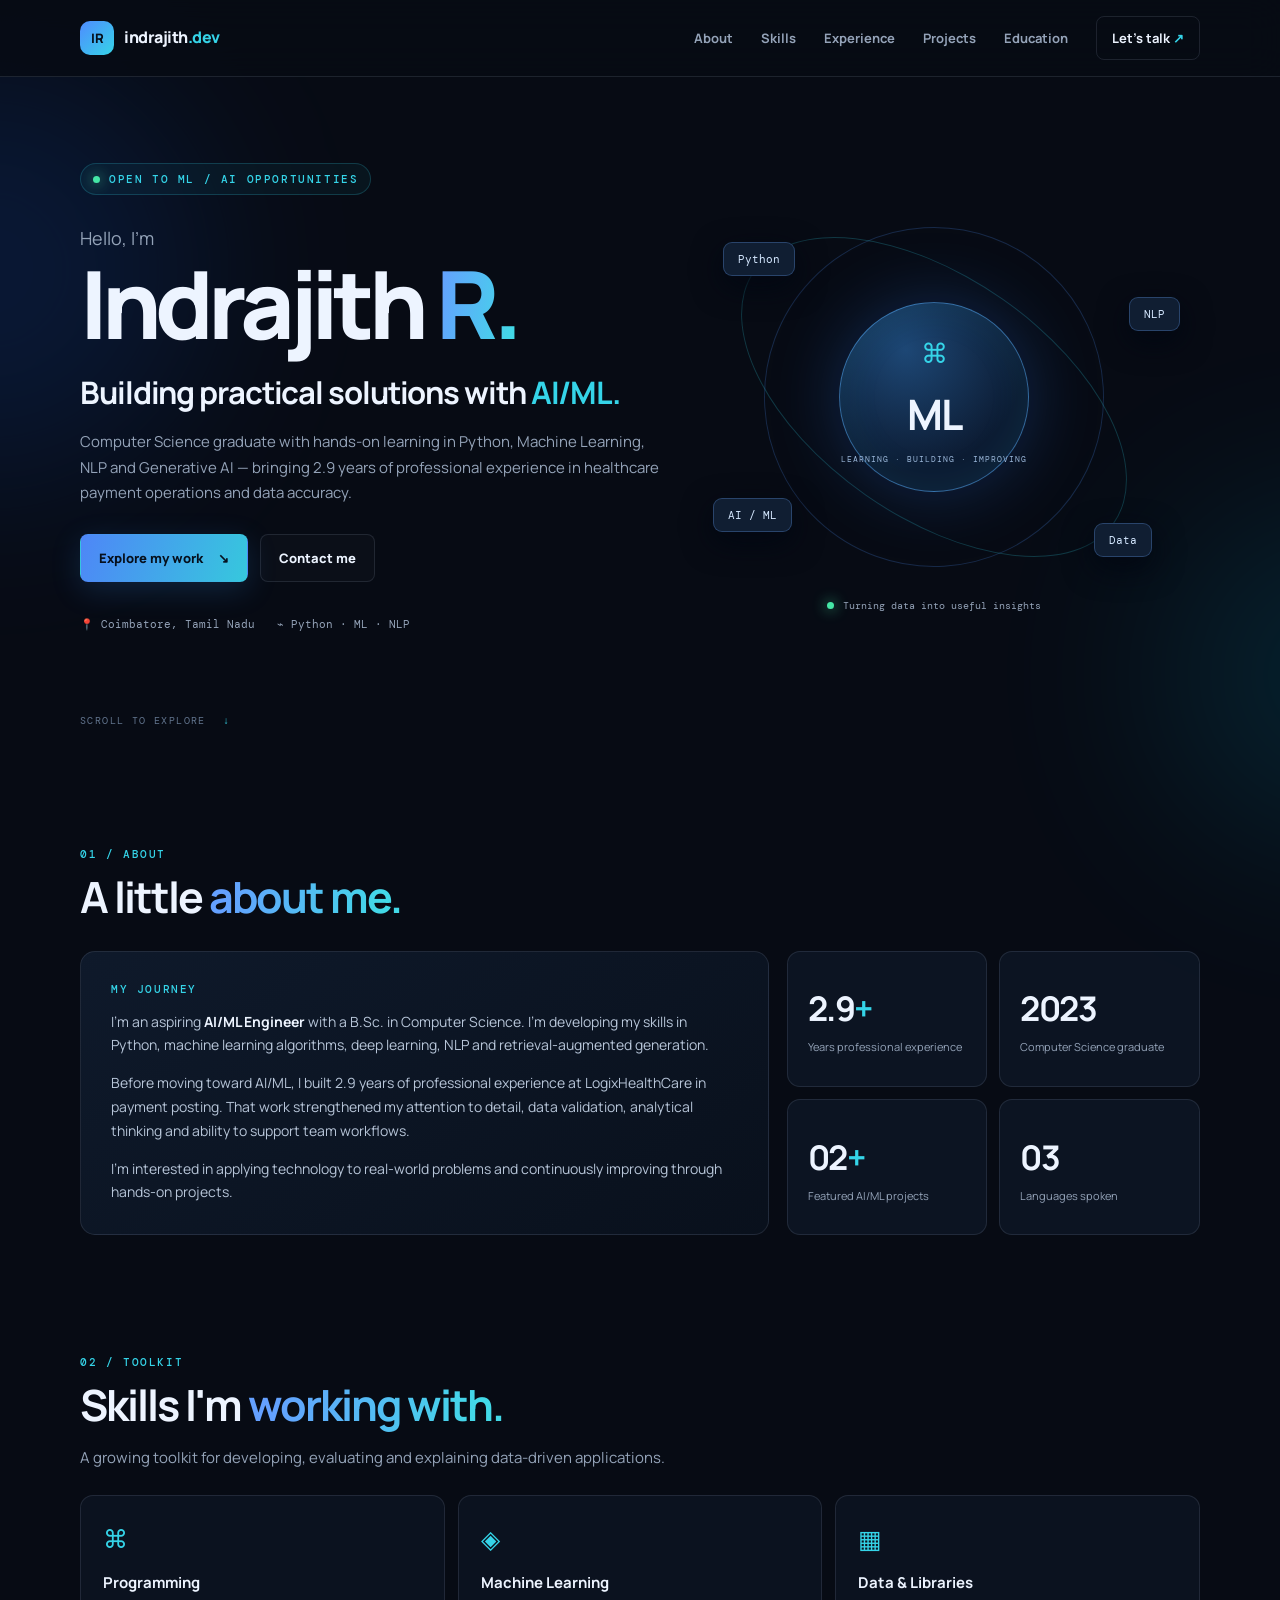
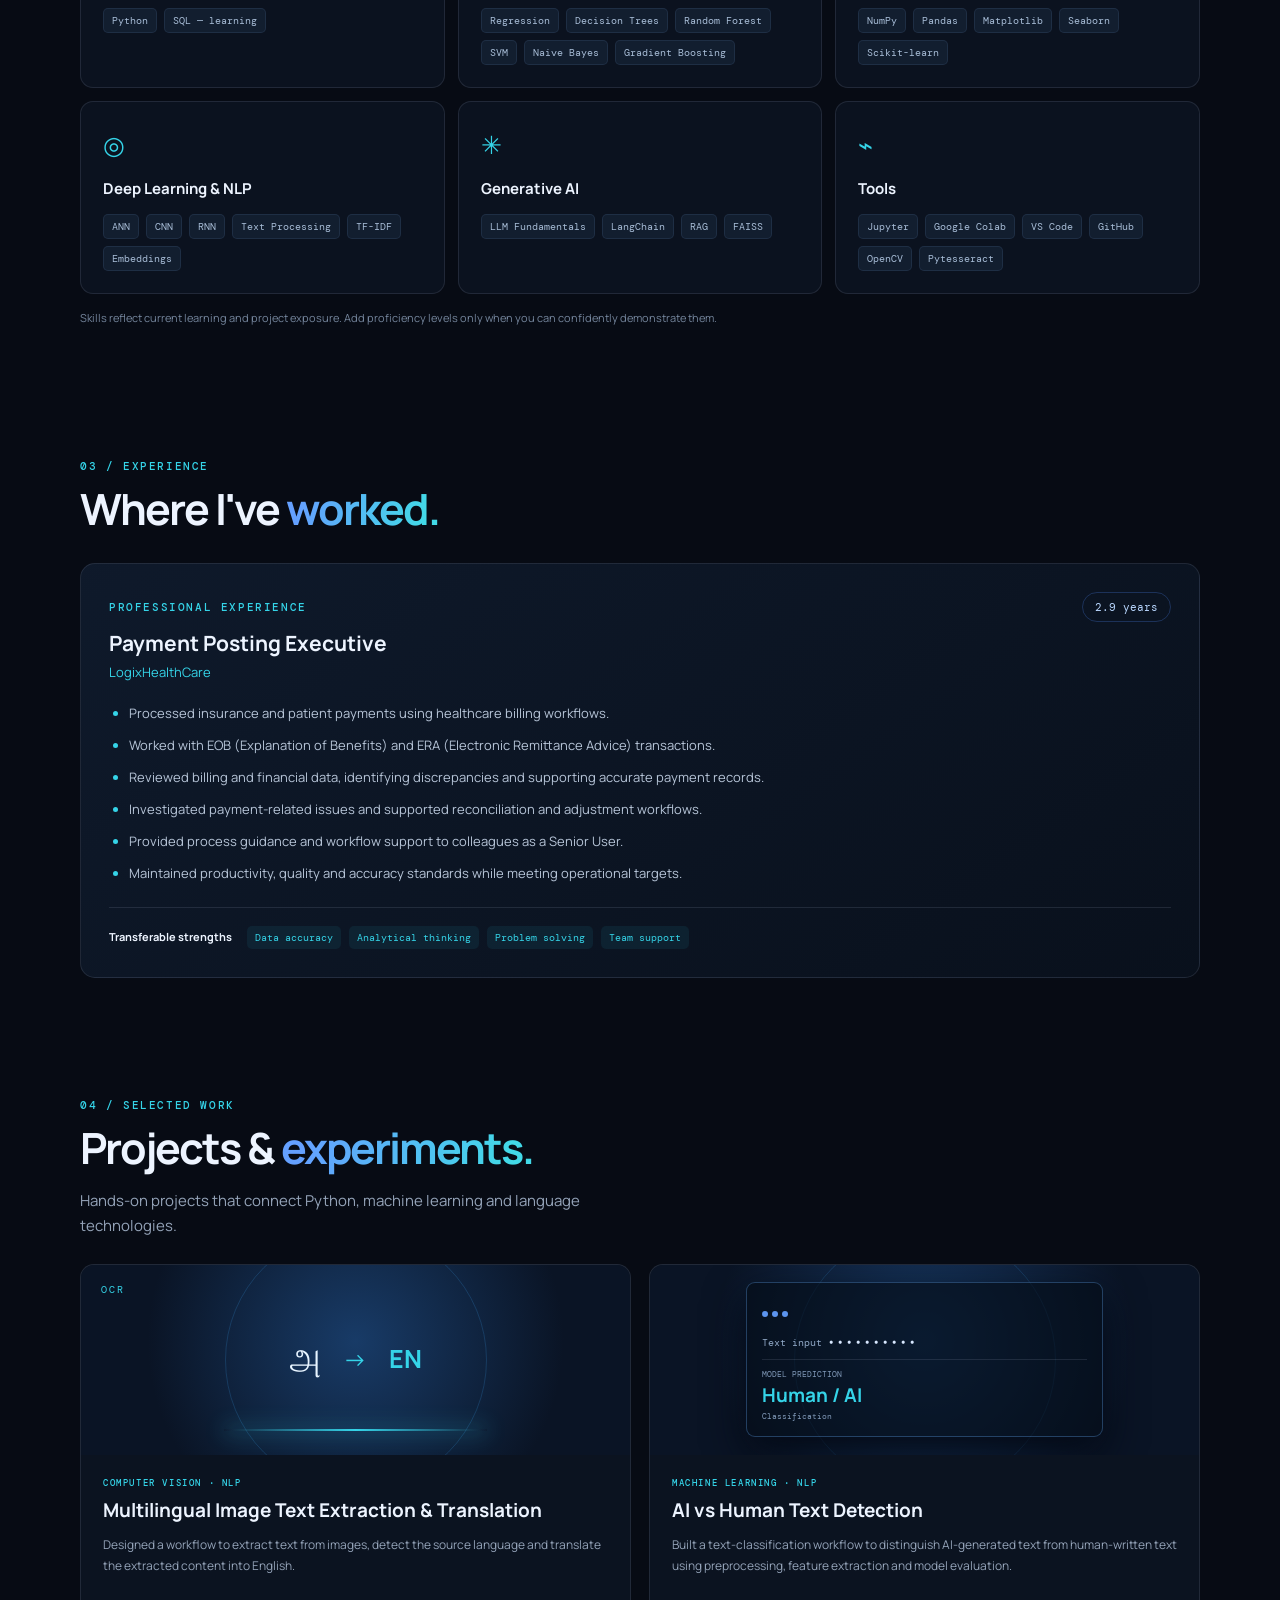
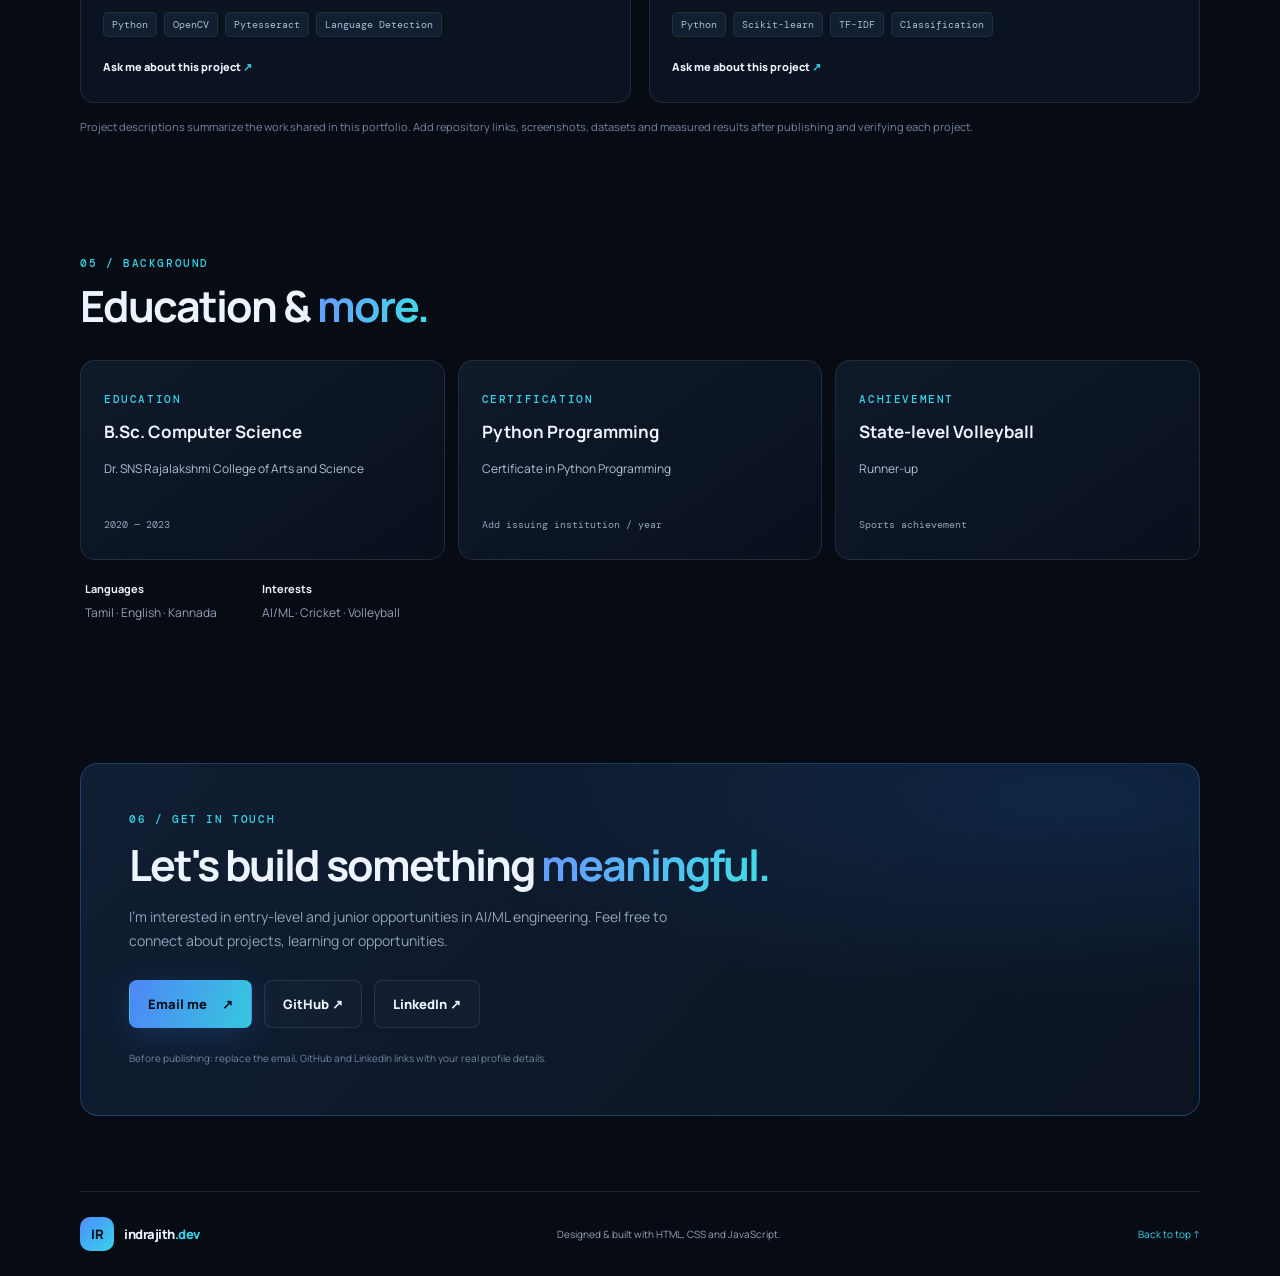
<file: index.html>
<!DOCTYPE html>
<html lang="en">
<head>
  <meta charset="UTF-8">
  <meta name="viewport" content="width=device-width, initial-scale=1.0">
  <meta name="description" content="Indrajith R — AI/ML Engineer portfolio.">
  <title>Indrajith R | AI/ML Engineer</title>
  <link rel="preconnect" href="https://fonts.googleapis.com">
  <link rel="preconnect" href="https://fonts.gstatic.com" crossorigin>
  <link href="https://fonts.googleapis.com/css2?family=DM+Mono:wght@400;500&family=Manrope:wght@400;500;600;700;800&display=swap" rel="stylesheet">
  <link rel="stylesheet" href="style.css">
</head>
<body>
  <div class="ambient ambient-one"></div><div class="ambient ambient-two"></div>
  <header class="site-header">
    <nav class="nav container" aria-label="Main navigation">
      <a class="brand" href="#home"><span class="brand-mark">IR</span><span>indrajith<span class="accent">.dev</span></span></a>
      <button class="menu-toggle" id="menuToggle" aria-label="Toggle navigation" aria-expanded="false">☰</button>
      <div class="nav-links" id="navLinks">
        <a href="#about">About</a><a href="#skills">Skills</a><a href="#experience">Experience</a>
        <a href="#projects">Projects</a><a href="#education">Education</a>
        <a class="nav-contact" href="#contact">Let's talk <span>↗</span></a>
      </div>
    </nav>
  </header>

  <main>
    <section class="hero container" id="home">
      <div class="hero-copy">
        <div class="eyebrow"><span class="status-dot"></span> OPEN TO ML / AI OPPORTUNITIES</div>
        <p class="intro">Hello, I'm</p>
        <h1>Indrajith <span class="gradient-text">R.</span></h1>
        <h2>Building practical solutions with <span class="accent">AI/ML.</span></h2>
        <p class="hero-description">Computer Science graduate with hands-on learning in Python, Machine Learning, NLP and Generative AI — bringing 2.9 years of professional experience in healthcare payment operations and data accuracy.</p>
        <div class="hero-actions">
          <a class="button button-primary" href="#projects">Explore my work <span>↘</span></a>
          <a class="button button-ghost" href="#contact">Contact me</a>
        </div>
        <div class="hero-meta"><span>📍 Coimbatore, Tamil Nadu</span><span>⌁ Python · ML · NLP</span></div>
      </div>
      <div class="hero-visual" aria-label="Decorative machine learning illustration">
        <div class="orbit orbit-a"></div><div class="orbit orbit-b"></div>
        <div class="core"><span class="core-symbol">⌘</span><strong>ML</strong><small>LEARNING · BUILDING · IMPROVING</small></div>
        <span class="float-chip chip-python">Python</span><span class="float-chip chip-nlp">NLP</span>
        <span class="float-chip chip-ai">AI / ML</span><span class="float-chip chip-data">Data</span>
        <div class="visual-caption"><span class="pulse"></span> Turning data into useful insights</div>
      </div>
      <a class="scroll-cue" href="#about">SCROLL TO EXPLORE <span>↓</span></a>
    </section>

    <section class="section container" id="about">
      <div class="section-heading"><span class="section-index">01 / ABOUT</span><h2>A little <span class="gradient-text">about me.</span></h2></div>
      <div class="about-grid">
        <div class="about-main panel">
          <div class="panel-kicker">MY JOURNEY</div>
          <p>I'm an aspiring <strong>AI/ML Engineer</strong> with a B.Sc. in Computer Science. I'm developing my skills in Python, machine learning algorithms, deep learning, NLP and retrieval-augmented generation.</p>
          <p>Before moving toward AI/ML, I built 2.9 years of professional experience at LogixHealthCare in payment posting. That work strengthened my attention to detail, data validation, analytical thinking and ability to support team workflows.</p>
          <p>I'm interested in applying technology to real-world problems and continuously improving through hands-on projects.</p>
        </div>
        <div class="about-stats">
          <div class="stat-card"><strong>2.9<span>+</span></strong><span>Years professional experience</span></div>
          <div class="stat-card"><strong>2023</strong><span>Computer Science graduate</span></div>
          <div class="stat-card"><strong>02<span>+</span></strong><span>Featured AI/ML projects</span></div>
          <div class="stat-card"><strong>03</strong><span>Languages spoken</span></div>
        </div>
      </div>
    </section>

    <section class="section container" id="skills">
      <div class="section-heading"><span class="section-index">02 / TOOLKIT</span><h2>Skills I'm <span class="gradient-text">working with.</span></h2></div>
      <p class="section-lead">A growing toolkit for developing, evaluating and explaining data-driven applications.</p>
      <div class="skills-grid">
        <article class="skill-card"><div class="skill-icon">⌘</div><h3>Programming</h3><div class="tags"><span>Python</span><span>SQL — learning</span></div></article>
        <article class="skill-card"><div class="skill-icon">◈</div><h3>Machine Learning</h3><div class="tags"><span>Regression</span><span>Decision Trees</span><span>Random Forest</span><span>SVM</span><span>Naive Bayes</span><span>Gradient Boosting</span></div></article>
        <article class="skill-card"><div class="skill-icon">▦</div><h3>Data & Libraries</h3><div class="tags"><span>NumPy</span><span>Pandas</span><span>Matplotlib</span><span>Seaborn</span><span>Scikit-learn</span></div></article>
        <article class="skill-card"><div class="skill-icon">◎</div><h3>Deep Learning & NLP</h3><div class="tags"><span>ANN</span><span>CNN</span><span>RNN</span><span>Text Processing</span><span>TF-IDF</span><span>Embeddings</span></div></article>
        <article class="skill-card"><div class="skill-icon">✳</div><h3>Generative AI</h3><div class="tags"><span>LLM Fundamentals</span><span>LangChain</span><span>RAG</span><span>FAISS</span></div></article>
        <article class="skill-card"><div class="skill-icon">⌁</div><h3>Tools</h3><div class="tags"><span>Jupyter</span><span>Google Colab</span><span>VS Code</span><span>GitHub</span><span>OpenCV</span><span>Pytesseract</span></div></article>
      </div>
      <p class="note">Skills reflect current learning and project exposure. Add proficiency levels only when you can confidently demonstrate them.</p>
    </section>

    <section class="section container" id="experience">
      <div class="section-heading"><span class="section-index">03 / EXPERIENCE</span><h2>Where I've <span class="gradient-text">worked.</span></h2></div>
      <article class="timeline-card panel">
        <div class="timeline-top"><div><span class="panel-kicker">PROFESSIONAL EXPERIENCE</span><h3>Payment Posting Executive</h3><p class="company">LogixHealthCare</p></div><span class="date-pill">2.9 years</span></div>
        <ul class="experience-list">
          <li>Processed insurance and patient payments using healthcare billing workflows.</li>
          <li>Worked with EOB (Explanation of Benefits) and ERA (Electronic Remittance Advice) transactions.</li>
          <li>Reviewed billing and financial data, identifying discrepancies and supporting accurate payment records.</li>
          <li>Investigated payment-related issues and supported reconciliation and adjustment workflows.</li>
          <li>Provided process guidance and workflow support to colleagues as a Senior User.</li>
          <li>Maintained productivity, quality and accuracy standards while meeting operational targets.</li>
        </ul>
        <div class="transferable"><strong>Transferable strengths</strong><span>Data accuracy</span><span>Analytical thinking</span><span>Problem solving</span><span>Team support</span></div>
      </article>
    </section>

    <section class="section container" id="projects">
      <div class="section-heading"><span class="section-index">04 / SELECTED WORK</span><h2>Projects & <span class="gradient-text">experiments.</span></h2></div>
      <p class="section-lead">Hands-on projects that connect Python, machine learning and language technologies.</p>
      <div class="project-grid">
        <article class="project-card">
          <div class="project-art art-translate"><span class="art-label">OCR</span><div class="scan-box"><span>அ</span><i>→</i><b>EN</b></div><div class="art-lines"></div></div>
          <div class="project-content"><div class="project-type">COMPUTER VISION · NLP</div><h3>Multilingual Image Text Extraction & Translation</h3><p>Designed a workflow to extract text from images, detect the source language and translate the extracted content into English.</p><div class="tags"><span>Python</span><span>OpenCV</span><span>Pytesseract</span><span>Language Detection</span></div><a class="text-link" href="#contact">Ask me about this project <span>↗</span></a></div>
        </article>
        <article class="project-card">
          <div class="project-art art-detect"><div class="detect-window"><div><span class="window-dot"></span><span class="window-dot"></span><span class="window-dot"></span></div><p>Text input <b>••••••••••</b></p><div class="prediction"><span>MODEL PREDICTION</span><strong>Human / AI</strong><i>Classification</i></div></div></div>
          <div class="project-content"><div class="project-type">MACHINE LEARNING · NLP</div><h3>AI vs Human Text Detection</h3><p>Built a text-classification workflow to distinguish AI-generated text from human-written text using preprocessing, feature extraction and model evaluation.</p><div class="tags"><span>Python</span><span>Scikit-learn</span><span>TF-IDF</span><span>Classification</span></div><a class="text-link" href="#contact">Ask me about this project <span>↗</span></a></div>
        </article>
      </div>
      <div class="project-disclaimer">Project descriptions summarize the work shared in this portfolio. Add repository links, screenshots, datasets and measured results after publishing and verifying each project.</div>
    </section>

    <section class="section container" id="education">
      <div class="section-heading"><span class="section-index">05 / BACKGROUND</span><h2>Education & <span class="gradient-text">more.</span></h2></div>
      <div class="education-grid">
        <article class="panel education-card"><span class="panel-kicker">EDUCATION</span><h3>B.Sc. Computer Science</h3><p>Dr. SNS Rajalakshmi College of Arts and Science</p><span class="muted">2020 — 2023</span></article>
        <article class="panel education-card"><span class="panel-kicker">CERTIFICATION</span><h3>Python Programming</h3><p>Certificate in Python Programming</p><span class="muted">Add issuing institution / year</span></article>
        <article class="panel education-card"><span class="panel-kicker">ACHIEVEMENT</span><h3>State-level Volleyball</h3><p>Runner-up</p><span class="muted">Sports achievement</span></article>
      </div>
      <div class="more-info"><div><strong>Languages</strong><span>Tamil · English · Kannada</span></div><div><strong>Interests</strong><span>AI/ML · Cricket · Volleyball</span></div></div>
    </section>

    <section class="section container contact-section" id="contact">
      <div class="contact-panel">
        <span class="section-index">06 / GET IN TOUCH</span>
        <h2>Let's build something <span class="gradient-text">meaningful.</span></h2>
        <p>I'm interested in entry-level and junior opportunities in AI/ML engineering. Feel free to connect about projects, learning or opportunities.</p>
        <div class="contact-actions">
          <!-- Replace the placeholder email address before publishing. -->
          <a class="button button-primary" id="emailLink" href="mailto:your.email@example.com">Email me <span>↗</span></a>
          <!-- Replace # with your actual profile URLs. -->
          <a class="button button-ghost" href="https://github.com/" target="_blank" rel="noreferrer">GitHub ↗</a>
          <a class="button button-ghost" href="https://www.linkedin.com/" target="_blank" rel="noreferrer">LinkedIn ↗</a>
        </div>
        <div class="contact-placeholder">Before publishing: replace the email, GitHub and LinkedIn links with your real profile details.</div>
      </div>
    </section>
  </main>

  <footer class="footer container"><a class="brand" href="#home"><span class="brand-mark">IR</span><span>indrajith<span class="accent">.dev</span></span></a><span>Designed & built with HTML, CSS and JavaScript.</span><a href="#home">Back to top ↑</a></footer>
  <script src="script.js"></script>
</body>
</html>
</file>
<file: style.css>
:root{--bg:#070b14;--panel:#0d1422;--panel2:#101b2d;--text:#edf4ff;--muted:#94a3b8;--blue:#4f8cff;--cyan:#35d4e8;--line:rgba(148,163,184,.16);--font:'Manrope',sans-serif}*{box-sizing:border-box}html{scroll-behavior:smooth;scroll-padding-top:90px}body{margin:0;background:var(--bg);color:var(--text);font-family:var(--font);line-height:1.7;overflow-x:hidden}a{color:inherit;text-decoration:none}.container{width:min(1120px,calc(100% - 48px));margin-inline:auto}.ambient{position:absolute;pointer-events:none;filter:blur(90px);opacity:.18;border-radius:50%;z-index:-1}.ambient-one{width:420px;height:420px;background:#1454c7;top:60px;left:-220px}.ambient-two{width:350px;height:350px;background:#007f9b;top:500px;right:-230px}.site-header{position:sticky;top:0;z-index:10;background:rgba(7,11,20,.82);backdrop-filter:blur(18px);border-bottom:1px solid var(--line)}.nav{height:76px;display:flex;align-items:center;justify-content:space-between}.brand{display:inline-flex;align-items:center;gap:10px;font-weight:800;letter-spacing:-.5px}.brand-mark{display:grid;place-items:center;width:34px;height:34px;border-radius:10px;background:linear-gradient(135deg,var(--blue),var(--cyan));color:#06101d;font-size:13px}.accent{color:var(--cyan)}.nav-links{display:flex;align-items:center;gap:28px;color:var(--muted);font-size:13px;font-weight:700}.nav-links a:hover,.footer a:hover{color:var(--cyan)}.nav-contact{padding:10px 15px;border:1px solid var(--line);border-radius:8px;color:var(--text)!important}.nav-contact span,.text-link span{color:var(--cyan)}.menu-toggle{display:none;background:none;color:var(--text);border:0;font-size:24px}.hero{min-height:680px;display:grid;grid-template-columns:1.05fr .95fr;align-items:center;position:relative;padding-top:60px;padding-bottom:100px}.hero-copy{max-width:610px}.eyebrow,.section-index,.panel-kicker,.project-type{font:500 11px 'DM Mono',monospace;letter-spacing:1.6px;color:var(--cyan)}.eyebrow{display:inline-flex;align-items:center;gap:9px;padding:8px 12px;border:1px solid rgba(53,212,232,.2);border-radius:30px;background:rgba(53,212,232,.05)}.status-dot,.pulse{width:7px;height:7px;border-radius:50%;background:#45e6a6;box-shadow:0 0 14px #45e6a6}.intro{color:var(--muted);margin:28px 0 0;font-size:18px}.hero h1{font-size:clamp(58px,8vw,94px);line-height:1.05;letter-spacing:-6px;margin:0;font-weight:800}.gradient-text{background:linear-gradient(100deg,#64a0ff 10%,#42d9e7 90%);-webkit-background-clip:text;background-clip:text;color:transparent}.hero h2{font-size:clamp(22px,3vw,31px);line-height:1.35;letter-spacing:-1.1px;margin:20px 0 14px;max-width:540px}.hero-description,.section-lead{color:var(--muted);font-size:15px;max-width:590px}.hero-actions,.contact-actions{display:flex;flex-wrap:wrap;gap:12px;margin-top:28px}.button{display:inline-flex;align-items:center;justify-content:center;gap:15px;padding:12px 18px;border-radius:8px;font-weight:800;font-size:13px;transition:.2s;border:1px solid transparent}.button:hover{transform:translateY(-2px)}.button-primary{background:linear-gradient(110deg,#4e86f7,#36c8dd);color:#06101d;box-shadow:0 8px 30px rgba(53,150,255,.18)}.button-ghost{border-color:var(--line);background:rgba(255,255,255,.02)}.button-ghost:hover{border-color:var(--cyan)}.hero-meta{display:flex;gap:22px;flex-wrap:wrap;margin-top:35px;color:var(--muted);font:11px 'DM Mono',monospace}.hero-visual{height:430px;position:relative;display:grid;place-items:center}.orbit{position:absolute;border:1px solid rgba(78,145,255,.22);border-radius:50%;transform:rotate(-25deg)}.orbit-a{width:340px;height:340px}.orbit-b{width:440px;height:240px;border-color:rgba(53,212,232,.22);transform:rotate(35deg)}.core{width:190px;height:190px;border-radius:50%;display:flex;flex-direction:column;align-items:center;justify-content:center;gap:3px;background:radial-gradient(circle at 35% 25%,#1d4775,#0c1b32 65%);border:1px solid rgba(89,177,255,.5);box-shadow:0 0 70px rgba(48,129,255,.25),inset 0 0 40px rgba(53,212,232,.08);z-index:1}.core-symbol{font-size:27px;color:var(--cyan)}.core strong{font-size:42px;letter-spacing:-2px}.core small{font:8px 'DM Mono',monospace;color:#9bb7d9;letter-spacing:1px}.float-chip{position:absolute;padding:9px 14px;border-radius:9px;background:#101e32;border:1px solid rgba(104,164,255,.28);font:11px 'DM Mono',monospace;color:#d5e8ff;box-shadow:0 10px 30px #020712}.chip-python{top:60px;left:55px}.chip-nlp{top:115px;right:20px}.chip-ai{bottom:80px;left:45px}.chip-data{bottom:55px;right:48px}.visual-caption{position:absolute;bottom:0;color:var(--muted);font:10px 'DM Mono',monospace;display:flex;align-items:center;gap:9px}.scroll-cue{position:absolute;bottom:30px;left:0;color:#61748d;font:10px 'DM Mono',monospace;letter-spacing:1.4px}.scroll-cue span{color:var(--cyan);margin-left:10px}.section{padding-top:90px;padding-bottom:30px}.section-heading{margin-bottom:28px}.section-index{display:block;margin-bottom:10px}.section-heading h2,.contact-panel h2{font-size:clamp(30px,4vw,43px);letter-spacing:-2px;line-height:1.2;margin:0}.panel{background:linear-gradient(145deg,rgba(16,27,45,.9),rgba(10,17,29,.9));border:1px solid var(--line);border-radius:15px}.about-grid{display:grid;grid-template-columns:1.25fr .75fr;gap:18px}.about-main{padding:30px}.about-main p{color:#b7c5d8;font-size:14px}.about-main p:last-child{margin-bottom:0}.about-main strong{color:var(--text)}.about-stats{display:grid;grid-template-columns:1fr 1fr;gap:12px}.stat-card{padding:20px;border:1px solid var(--line);border-radius:13px;background:rgba(15,25,41,.7);display:flex;flex-direction:column;justify-content:center}.stat-card strong{font-size:34px;letter-spacing:-1.5px}.stat-card strong span{color:var(--cyan)}.stat-card>span{font-size:11px;color:var(--muted)}.section-lead{margin-top:-14px;margin-bottom:25px}.skills-grid{display:grid;grid-template-columns:repeat(3,1fr);gap:13px}.skill-card{padding:22px;border:1px solid var(--line);background:rgba(13,20,34,.8);border-radius:13px;transition:.2s}.skill-card:hover,.project-card:hover{border-color:rgba(53,212,232,.45);transform:translateY(-3px)}.skill-icon{color:var(--cyan);font-size:25px}.skill-card h3{font-size:15px;margin:9px 0 13px}.tags{display:flex;flex-wrap:wrap;gap:7px}.tags span{font:10px 'DM Mono',monospace;color:#a8bdd7;padding:5px 8px;background:rgba(91,137,190,.1);border:1px solid rgba(110,157,210,.13);border-radius:5px}.note,.project-disclaimer{font-size:11px;color:#75869d;margin-top:15px}.timeline-card{padding:28px}.timeline-top{display:flex;justify-content:space-between;gap:15px;align-items:flex-start}.timeline-top h3,.education-card h3{font-size:21px;margin:7px 0 0}.company{margin:0;color:var(--cyan);font-size:13px}.date-pill{font:11px 'DM Mono',monospace;color:#b9d7ff;border:1px solid rgba(79,140,255,.25);border-radius:30px;padding:7px 12px}.experience-list{padding-left:20px;color:#b7c5d8;font-size:13px}.experience-list li{padding:5px 0}.experience-list li::marker{color:var(--cyan)}.transferable{display:flex;flex-wrap:wrap;align-items:center;gap:8px;border-top:1px solid var(--line);padding-top:18px;margin-top:18px}.transferable strong{font-size:11px;margin-right:7px}.transferable span{font:10px 'DM Mono',monospace;color:var(--cyan);background:rgba(53,212,232,.07);padding:5px 8px;border-radius:5px}.project-grid{display:grid;grid-template-columns:1fr 1fr;gap:18px}.project-card{overflow:hidden;border:1px solid var(--line);background:rgba(13,20,34,.9);border-radius:14px;transition:.2s}.project-art{height:190px;display:grid;place-items:center;position:relative;overflow:hidden;background:radial-gradient(circle at 50% 40%,#183b67,#0a1425 70%)}.art-translate:before,.art-detect:before{content:"";position:absolute;width:260px;height:260px;border:1px solid rgba(65,169,255,.18);border-radius:50%}.art-label{position:absolute;top:18px;left:20px;font:10px 'DM Mono',monospace;color:var(--cyan);letter-spacing:2px}.scan-box{display:flex;align-items:center;gap:22px;font-size:34px;color:#e7f4ff;z-index:1}.scan-box i{font-style:normal;color:var(--cyan);font-size:24px}.scan-box b{font-size:25px;color:var(--cyan)}.art-lines{position:absolute;bottom:24px;width:48%;height:2px;background:linear-gradient(90deg,transparent,var(--cyan),transparent);box-shadow:0 0 20px var(--cyan)}.detect-window{z-index:1;width:65%;padding:15px;border:1px solid rgba(104,174,255,.3);background:rgba(5,13,25,.7);border-radius:9px;box-shadow:0 15px 40px #030813}.window-dot{display:inline-block;width:6px;height:6px;background:#5c94ee;border-radius:50%;margin-right:4px}.detect-window p{font:10px 'DM Mono',monospace;color:#91a9c7}.detect-window p b{color:#d8e8ff;letter-spacing:3px}.prediction{border-top:1px solid var(--line);padding-top:9px;display:flex;flex-direction:column}.prediction span,.prediction i{font:8px 'DM Mono',monospace;color:#819ab9}.prediction strong{font-size:19px;color:var(--cyan)}.prediction i{font-style:normal}.project-content{padding:22px}.project-type{font-size:9px}.project-content h3{font-size:19px;line-height:1.35;margin:9px 0}.project-content p{font-size:12px;color:var(--muted);min-height:62px}.project-content .tags{margin:15px 0}.text-link{font-size:11px;font-weight:800}.education-grid{display:grid;grid-template-columns:repeat(3,1fr);gap:13px}.education-card{padding:23px}.education-card h3{font-size:17px}.education-card p{font-size:12px;color:#b2c2d6;min-height:38px}.muted{font:10px 'DM Mono',monospace;color:var(--muted)}.more-info{display:flex;gap:45px;padding:20px 5px}.more-info div{display:flex;flex-direction:column;gap:4px}.more-info strong{font-size:11px}.more-info span{font-size:12px;color:var(--muted)}.contact-section{padding-top:90px;padding-bottom:75px}.contact-panel{padding:48px;border:1px solid rgba(73,149,255,.28);border-radius:18px;background:radial-gradient(ellipse at 90% 10%,rgba(28,102,183,.2),transparent 45%),linear-gradient(130deg,#101e33,#0b1321)}.contact-panel h2{max-width:650px;margin-top:13px}.contact-panel>p{color:var(--muted);font-size:14px;max-width:590px}.contact-placeholder{font-size:10px;color:#71849d;margin-top:22px}.footer{min-height:85px;border-top:1px solid var(--line);display:flex;align-items:center;justify-content:space-between;gap:15px;color:var(--muted);font-size:10px}.footer .brand{color:var(--text);font-size:13px}.footer>a:last-child{color:var(--cyan)}@media(max-width:850px){.nav-links{gap:15px;font-size:11px}.hero{grid-template-columns:1fr  .8fr}.hero-visual{transform:scale(.85)}.skills-grid{grid-template-columns:repeat(2,1fr)}}@media(max-width:650px){.container{width:min(100% - 34px,540px)}.nav{height:66px}.menu-toggle{display:block}.nav-links{display:none;position:absolute;top:66px;left:0;right:0;padding:18px 24px 22px;background:#0b1321;border-bottom:1px solid var(--line);flex-direction:column;align-items:stretch;gap:14px}.nav-links.open{display:flex}.nav-contact{text-align:center}.hero{display:flex;flex-direction:column;align-items:flex-start;padding-top:65px;padding-bottom:85px;min-height:auto}.hero h1{font-size:65px;letter-spacing:-4px}.hero-visual{width:100%;height:320px;transform:scale(.8);transform-origin:center;margin:5px 0 -10px}.chip-python{left:0}.chip-ai{left:0}.chip-nlp{right:0}.chip-data{right:0}.scroll-cue{bottom:22px}.section{padding-top:65px}.about-grid,.project-grid{grid-template-columns:1fr}.about-stats{grid-template-columns:1fr 1fr}.about-main{padding:23px}.skills-grid{grid-template-columns:1fr 1fr}.skill-card{padding:16px}.skill-card h3{font-size:13px}.timeline-card{padding:21px}.education-grid{grid-template-columns:1fr}.education-card p{min-height:0}.more-info{gap:20px;flex-wrap:wrap}.contact-panel{padding:28px 22px}.footer{padding:20px 0;flex-wrap:wrap}.footer>span{order:3;width:100%}}@media(max-width:390px){.skills-grid{grid-template-columns:1fr}.hero h1{font-size:56px}.hero-visual{transform:scale(.7);margin-inline:-30px;width:calc(100% + 60px)}}
</file>
